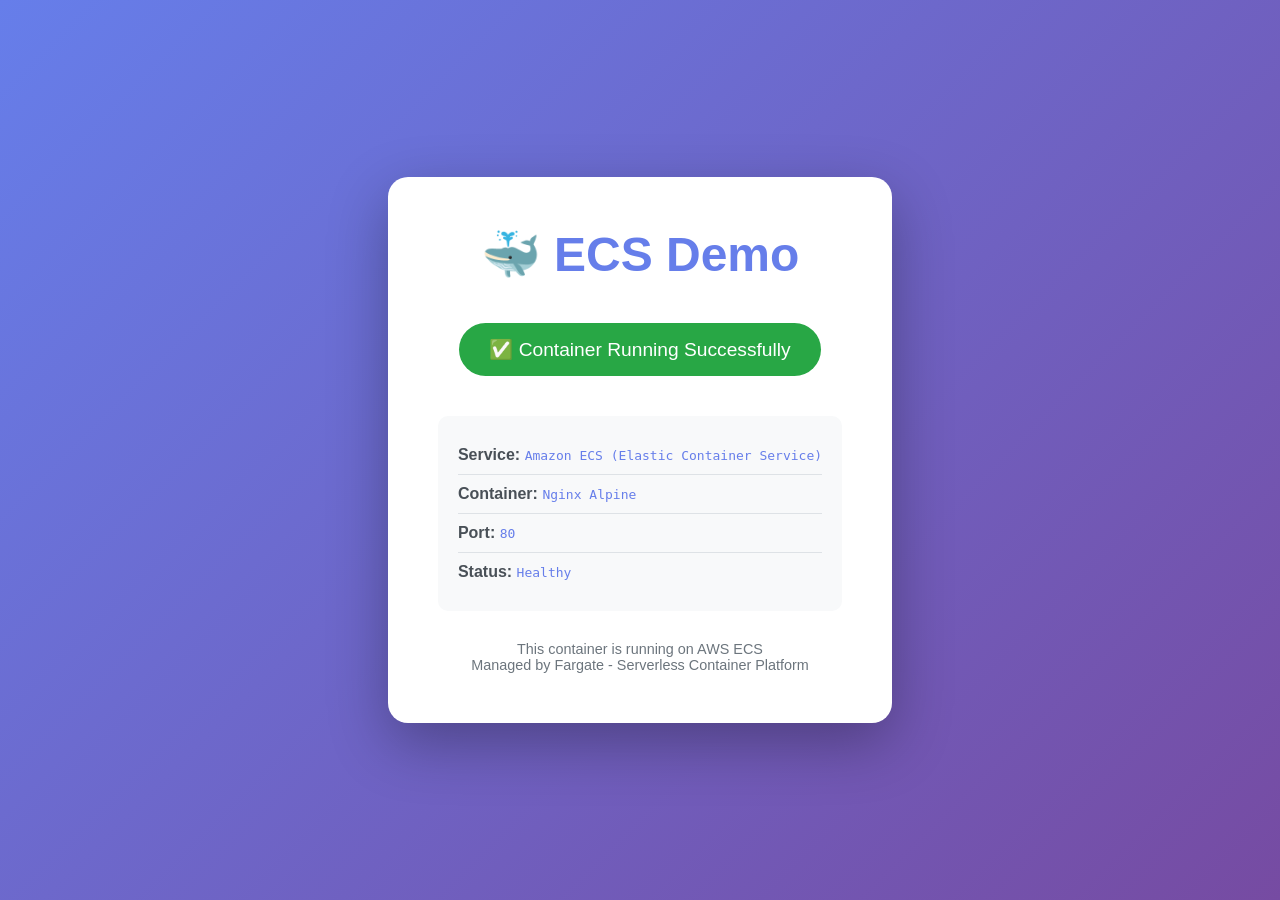
<file: ECS-Demo/index.html>
<!DOCTYPE html>
<html lang="en">
<head>
    <meta charset="UTF-8">
    <meta name="viewport" content="width=device-width, initial-scale=1.0">
    <title>ECS Demo - Container Running</title>
    <style>
        * {
            margin: 0;
            padding: 0;
            box-sizing: border-box;
        }
        body {
            font-family: 'Segoe UI', Tahoma, Geneva, Verdana, sans-serif;
            background: linear-gradient(135deg, #667eea 0%, #764ba2 100%);
            min-height: 100vh;
            display: flex;
            align-items: center;
            justify-content: center;
            padding: 20px;
        }
        .container {
            background: white;
            padding: 50px;
            border-radius: 20px;
            box-shadow: 0 20px 60px rgba(0,0,0,0.3);
            max-width: 600px;
            text-align: center;
        }
        h1 {
            color: #667eea;
            font-size: 3em;
            margin-bottom: 20px;
        }
        .status {
            background: #28a745;
            color: white;
            padding: 15px 30px;
            border-radius: 50px;
            font-size: 1.2em;
            display: inline-block;
            margin: 20px 0;
        }
        .info {
            background: #f8f9fa;
            padding: 20px;
            border-radius: 10px;
            margin: 20px 0;
            text-align: left;
        }
        .info-row {
            padding: 10px 0;
            border-bottom: 1px solid #dee2e6;
        }
        .info-row:last-child {
            border-bottom: none;
        }
        .label {
            font-weight: bold;
            color: #495057;
        }
        .value {
            color: #667eea;
            font-family: monospace;
        }
        .footer {
            margin-top: 30px;
            color: #6c757d;
            font-size: 0.9em;
        }
    </style>
</head>
<body>
    <div class="container">
        <h1>🐳 ECS Demo</h1>
        <div class="status">✅ Container Running Successfully</div>
        
        <div class="info">
            <div class="info-row">
                <span class="label">Service:</span>
                <span class="value">Amazon ECS (Elastic Container Service)</span>
            </div>
            <div class="info-row">
                <span class="label">Container:</span>
                <span class="value">Nginx Alpine</span>
            </div>
            <div class="info-row">
                <span class="label">Port:</span>
                <span class="value">80</span>
            </div>
            <div class="info-row">
                <span class="label">Status:</span>
                <span class="value">Healthy</span>
            </div>
        </div>
        
        <div class="footer">
            <p>This container is running on AWS ECS</p>
            <p>Managed by Fargate - Serverless Container Platform</p>
        </div>
    </div>
</body>
</html>
</file>
